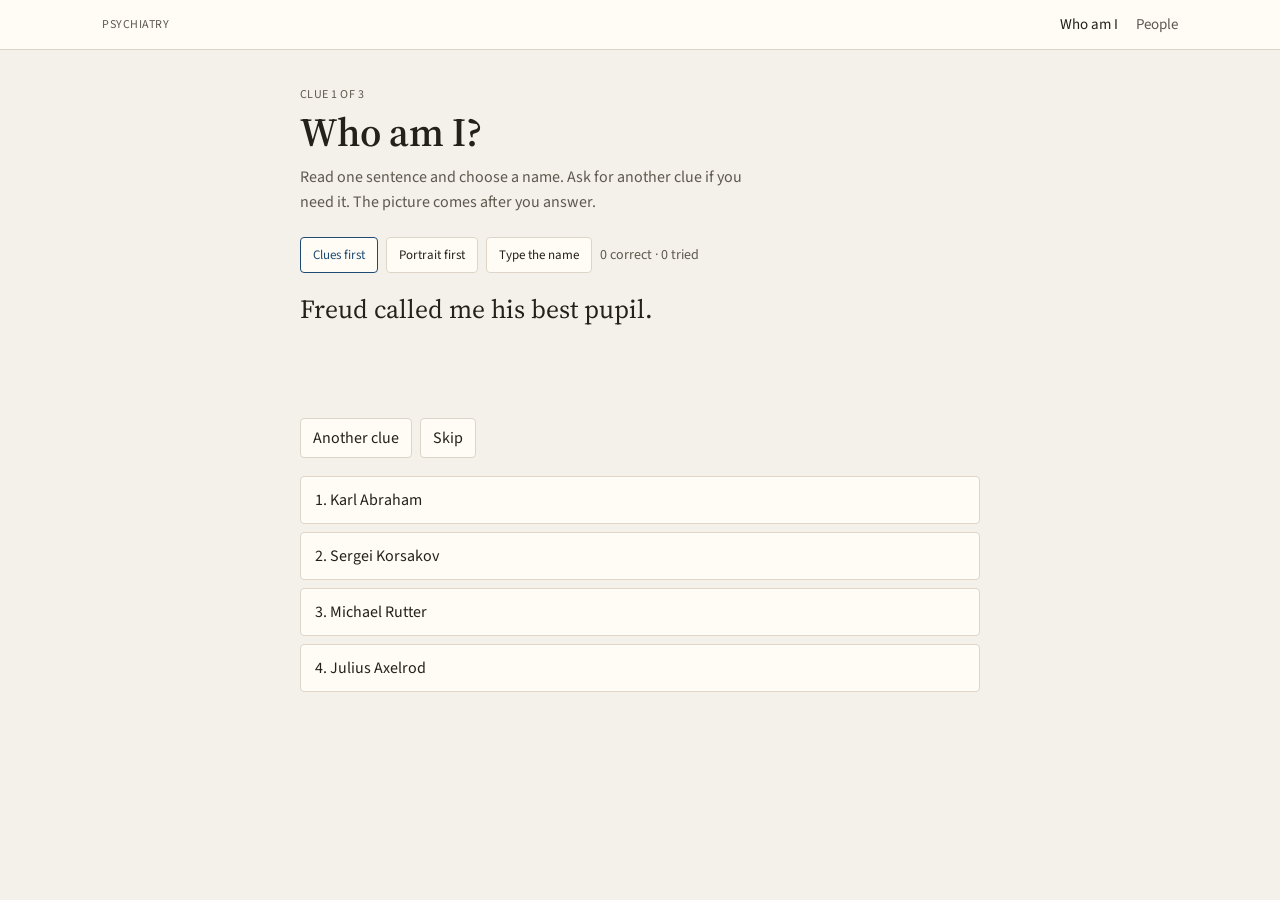
<file: index.html>
<!DOCTYPE html>
<html lang="en">
<head>
  <meta charset="UTF-8" />
  <meta name="viewport" content="width=device-width, initial-scale=1" />
  <title>Who am I — Psychiatry</title>
  <link href="https://fonts.googleapis.com/css2?family=Source+Sans+3:wght@400;600&family=Source+Serif+4:opsz,wght@8..60,500;8..60,600&display=swap" rel="stylesheet" />
  <link rel="stylesheet" href="styles.css?v=6" />
</head>
<body>
  <header class="top">
    <div class="k">Psychiatry</div>
    <nav>
      <a class="on" href="index.html">Who am I</a>
      <a href="people.html">People</a>
    </nav>
  </header>
  <div class="wrap">
    <p class="k" id="modeLabel">Clue 1 of 3</p>
    <h1>Who am I?</h1>
    <p class="lead">Read one sentence and choose a name. Ask for another clue if you need it. The picture comes after you answer.</p>
    <div class="row">
      <button class="chip on" data-mode="clues">Clues first</button>
      <button class="chip" data-mode="face">Portrait first</button>
      <button class="chip" data-mode="type">Type the name</button>
      <span class="stat" id="score">0 correct · 0 tried</span>
    </div>
    <div id="photoBox" style="display:none;margin:8px 0 16px"></div>
    <div class="clue" id="clue"></div>
    <div class="row">
      <button class="btn" id="more">Another clue</button>
      <button class="btn" id="skip">Skip</button>
    </div>
    <div class="opts" id="opts"></div>
    <div id="typewrap" class="row" style="display:none">
      <input id="typed" autocomplete="off" spellcheck="false" placeholder="Surname is enough" />
      <button class="btn primary" id="say">Check</button>
    </div>
    <div class="reveal" id="reveal"></div>
  </div>
  <script src="people.js?v=6"></script>
  <script>
    const PEOPLE = window.WHO || [];
    const $ = (id) => document.getElementById(id);
    const state = { mode: "clues", i: 0, depth: 1, locked: false, ok: 0, n: 0, q: [] };

    function shuffle(a){ const b=a.slice(); for(let i=b.length-1;i>0;i--){ const j=Math.floor(Math.random()*(i+1)); [b[i],b[j]]=[b[j],b[i]]; } return b; }
    function norm(s){ return String(s||"").toLowerCase().replace(/[^a-z0-9 ]/g," ").replace(/\s+/g," ").trim(); }
    function initials(p){ return p.name.split(/\s+/).filter(w=>/[A-Za-z]/.test(w)&&w.length>2).slice(0,2).map(w=>w[0]).join("") || "?"; }
    function portrait(p){
      if (p.has_photo) return '<img class="face" alt="'+p.name+'" src="'+p.img+'">';
      return '<div class="mono" aria-hidden="true">'+initials(p)+'</div>';
    }
    function deal(){
      const pool = state.mode==="face" ? PEOPLE.filter(p=>p.has_photo) : PEOPLE;
      state.q = shuffle(pool);
      state.i = 0; show();
    }
    function item(){ return state.q[state.i]; }
    function show(){
      const p = item();
      if (!p){ $("clue").textContent = "That is the end of this set."; $("opts").innerHTML=""; return; }
      state.depth = 1; state.locked = false;
      $("reveal").classList.remove("show"); $("reveal").innerHTML = "";
      $("opts").innerHTML = "";
      $("more").disabled = false;
      const box = $("photoBox");
      if (state.mode==="face"){
        box.style.display = "block";
        box.innerHTML = portrait(p);
        $("clue").textContent = "Who is this?";
        $("modeLabel").textContent = "Portrait";
      } else {
        box.style.display = "none";
        $("clue").textContent = p.clues[0];
        $("modeLabel").textContent = "Clue 1 of " + p.clues.length;
      }
      if (state.mode==="type"){
        $("typewrap").style.display = "flex";
        $("typed").value = ""; $("typed").focus();
      } else {
        $("typewrap").style.display = "none";
        const others = shuffle(PEOPLE.filter(x=>x.id!==p.id)).slice(0,3).map(x=>x.name);
        shuffle([p.name].concat(others)).forEach((name, idx)=>{
          const b = document.createElement("button");
          b.className = "opt";
          b.textContent = (idx+1) + ".  " + name;
          b.onclick = ()=> grade(name);
          $("opts").appendChild(b);
        });
      }
      $("score").textContent = state.ok+" correct · "+state.n+" tried";
    }
    function more(){
      const p = item(); if (!p || state.locked) return;
      if (state.depth < p.clues.length){
        state.depth++;
        $("clue").textContent = p.clues[state.depth - 1];
        $("modeLabel").textContent = "Clue " + state.depth + " of " + p.clues.length;
      }
      if (state.depth >= p.clues.length) $("more").disabled = true;
    }
    function grade(raw){
      const p = item(); if (!p || state.locked) return;
      state.locked = true; state.n++;
      const last = p.name.split(" ").pop();
      const ok = norm(raw).includes(norm(last)) || norm(p.name).includes(norm(raw)) || norm(raw)===norm(p.name);
      if (ok) state.ok++;
      document.querySelectorAll(".opt").forEach(b=>{
        if (b.textContent.indexOf(p.name)!==-1) b.classList.add("good");
        else if (raw && b.textContent.indexOf(raw)!==-1 && !ok) b.classList.add("bad");
      });
      $("reveal").className = "reveal show";
      const rec = (p.remember || []).map(x => "<li>"+x+"</li>").join("");
      $("reveal").innerHTML =
        portrait(p)+
        '<div><p class="k">'+(ok?"Correct":"Not this time")+' · '+p.era+'</p>'+
        '<h2 style="font-family:\'Source Serif 4\',Georgia,serif;font-size:28px;font-weight:600;margin:4px 0">'+p.name+' <span class="muted" style="font-size:16px">'+(p.years||"")+'</span></h2>'+
        '<div class="note-hook">'+(p.hook || p.one)+'</div>'+
        '<div class="note-grid">'+
          '<div class="note-box"><h3>Hold these</h3><ul>'+rec+'</ul></div>'+
          (p.trap ? '<div class="note-box trap"><h3>Don\'t mix</h3><p>'+p.trap+'</p></div>' : '')+
          (p.pair ? '<div class="note-box pair"><h3>Pair with</h3><p>'+p.pair+'</p></div>' : '')+
        '</div>'+
        (p.wiki ? '<p class="credit"><a href="'+p.wiki+'" target="_blank" rel="noopener">Longer article</a></p>' : '')+
        '<div class="row"><button class="btn primary" id="nxt">Next</button><a class="btn" href="people.html#'+p.id+'">Open full card</a></div></div>';
      document.getElementById("nxt").onclick = next;
      $("score").textContent = state.ok+" correct · "+state.n+" tried";
    }
    function next(){ state.i++; show(); }
    document.querySelectorAll("[data-mode]").forEach(b=>{
      b.onclick = ()=>{
        document.querySelectorAll("[data-mode]").forEach(x=>x.classList.remove("on"));
        b.classList.add("on");
        state.mode = b.dataset.mode;
        deal();
      };
    });
    $("more").onclick = more;
    $("skip").onclick = next;
    $("say").onclick = ()=> grade($("typed").value);
    $("typed").addEventListener("keydown", e=>{ if(e.key==="Enter"){ e.preventDefault(); if(state.locked) next(); else grade($("typed").value);} });
    document.addEventListener("keydown", e=>{
      if (e.target.tagName==="INPUT") return;
      if (e.key==="n" || e.key==="N" || e.key==="Enter") { if(state.locked) next(); }
      if (e.key==="h" || e.key==="H") more();
      if (["1","2","3","4"].includes(e.key) && !state.locked){
        const btns = [...document.querySelectorAll(".opt")];
        if (btns[+e.key-1]) btns[+e.key-1].click();
      }
    });
    deal();
  </script>
</body>
</html>
</file>
<file: styles.css>
:root {
  --bg: #f4f1ea;
  --paper: #fffcf6;
  --ink: #24211c;
  --muted: #5e594f;
  --line: #ddd6c8;
  --accent: #1f4b73;
  --ok: #2d6a4f;
  --bad: #9b2c2c;
}
* { box-sizing: border-box; margin: 0; padding: 0; }
html, body {
  background: var(--bg);
  color: var(--ink);
  font-family: "Source Sans 3", "Segoe UI", sans-serif;
  min-height: 100%;
}
a { color: var(--accent); text-decoration: none; }
a:hover { text-decoration: underline; }
button { font: inherit; cursor: pointer; color: inherit; }
button:focus-visible, input:focus-visible { outline: 2px solid var(--accent); outline-offset: 2px; }
.k {
  font-size: 12px;
  letter-spacing: 0.04em;
  text-transform: uppercase;
  color: var(--muted);
}
.top {
  display: flex;
  justify-content: space-between;
  align-items: center;
  gap: 16px;
  padding: 14px 8vw;
  border-bottom: 1px solid var(--line);
  background: var(--paper);
}
.top nav { display: flex; gap: 18px; font-size: 15px; }
.top nav a { color: var(--muted); }
.top nav a.on, .top nav a:hover { color: var(--ink); text-decoration: none; }
.wrap { max-width: 720px; margin: 0 auto; padding: 36px 20px 80px; }
h1 {
  font-family: "Source Serif 4", Georgia, serif;
  font-weight: 600;
  font-size: clamp(28px, 5vw, 40px);
  line-height: 1.15;
  margin: 6px 0 10px;
}
.lead { color: var(--muted); max-width: 58ch; margin: 0 0 22px; line-height: 1.55; }
.row { display: flex; gap: 8px; flex-wrap: wrap; align-items: center; margin: 12px 0 18px; }
.btn, .chip {
  background: var(--paper);
  border: 1px solid var(--line);
  border-radius: 4px;
  padding: 8px 12px;
  color: var(--ink);
}
.btn.primary { background: var(--accent); color: #fff; border-color: var(--accent); }
.btn:hover, .chip:hover { border-color: #b8b09e; }
.chip.on { border-color: var(--accent); color: var(--accent); }
.chip { font-size: 13px; }
.clue {
  font-family: "Source Serif 4", Georgia, serif;
  font-size: clamp(20px, 3vw, 26px);
  line-height: 1.4;
  text-wrap: pretty;
  min-height: 4.2em;
  margin: 8px 0 18px;
}
.opts { display: grid; gap: 8px; }
.opt {
  text-align: left;
  background: var(--paper);
  border: 1px solid var(--line);
  border-radius: 4px;
  padding: 12px 14px;
}
.opt.good { border-color: var(--ok); color: var(--ok); }
.opt.bad { border-color: var(--bad); color: var(--bad); }
.face {
  width: 140px;
  height: 176px;
  object-fit: cover;
  object-position: top;
  border-radius: 2px;
  background: #e8e2d6;
  display: block;
}
.mono {
  width: 140px;
  height: 176px;
  border-radius: 2px;
  background: #e8e2d6;
  display: grid;
  place-items: center;
  font-family: "Source Serif 4", Georgia, serif;
  font-size: 48px;
  color: var(--accent);
}
.card {
  background: var(--paper);
  border: 1px solid var(--line);
  border-radius: 4px;
  overflow: hidden;
  text-align: left;
  color: inherit;
  width: 100%;
}
.card:hover { border-color: #b8b09e; text-decoration: none; }
.card .ph { aspect-ratio: 4/5; background: #e8e2d6; overflow: hidden; }
.card .ph img { width: 100%; height: 100%; object-fit: cover; object-position: top; display: block; }
.card .ph .m {
  height: 100%;
  display: grid;
  place-items: center;
  font-family: "Source Serif 4", Georgia, serif;
  font-size: 36px;
  color: var(--accent);
}
.card .bd { padding: 10px 11px 12px; }
.card .bd b { display: block; font-family: "Source Serif 4", Georgia, serif; font-size: 16px; font-weight: 600; }
.card .bd span { color: var(--muted); font-size: 13px; line-height: 1.35; }
.grid { display: grid; grid-template-columns: repeat(auto-fill, minmax(150px, 1fr)); gap: 12px; }
.people-wrap { max-width: 980px; }
.reveal {
  display: none;
  margin-top: 22px;
  padding-top: 18px;
  border-top: 1px solid var(--line);
  grid-template-columns: 140px 1fr;
  gap: 20px;
  align-items: start;
}
.reveal.show { display: grid; }
.note-hook {
  font-family: "Source Serif 4", Georgia, serif;
  font-size: 20px;
  line-height: 1.35;
  background: #f3efe4;
  border: 1px solid var(--line);
  padding: 12px 14px;
  margin: 8px 0 14px;
}
.note-grid { display: grid; gap: 10px; }
.note-box { border: 1px solid var(--line); background: var(--paper); padding: 10px 12px; }
.note-box h3 { font-size: 11px; letter-spacing: .08em; text-transform: uppercase; color: var(--muted); font-weight: 600; margin: 0 0 6px; }
.note-box ul { margin: 0 0 0 18px; }
.note-box li { margin: 3px 0; line-height: 1.4; }
.note-box.trap { border-color: #e2c2c2; }
.note-box.pair { border-color: #c9d4e0; }
.reveal { grid-template-columns: 140px 1fr; }
.detail.on { grid-template-columns: 180px 1fr; }
.muted { color: var(--muted); font-size: 15px; line-height: 1.5; }
.credit { color: var(--muted); font-size: 12px; margin-top: 10px; }
#q {
  background: var(--paper);
  border: 1px solid var(--line);
  border-radius: 4px;
  color: var(--ink);
  padding: 9px 12px;
  min-width: 240px;
  flex: 1;
}
.stat { color: var(--muted); font-size: 14px; }
.detail { display: none; }
.detail.on {
  display: grid;
  grid-template-columns: 180px 1fr;
  gap: 24px;
  margin-bottom: 28px;
  padding-bottom: 24px;
  border-bottom: 1px solid var(--line);
}
@media (max-width: 700px) {
  .top { padding: 12px 16px; }
  .reveal.show, .detail.on { grid-template-columns: 1fr; }
}
@media (prefers-reduced-motion: reduce) { * { transition: none !important; } }
</file>
